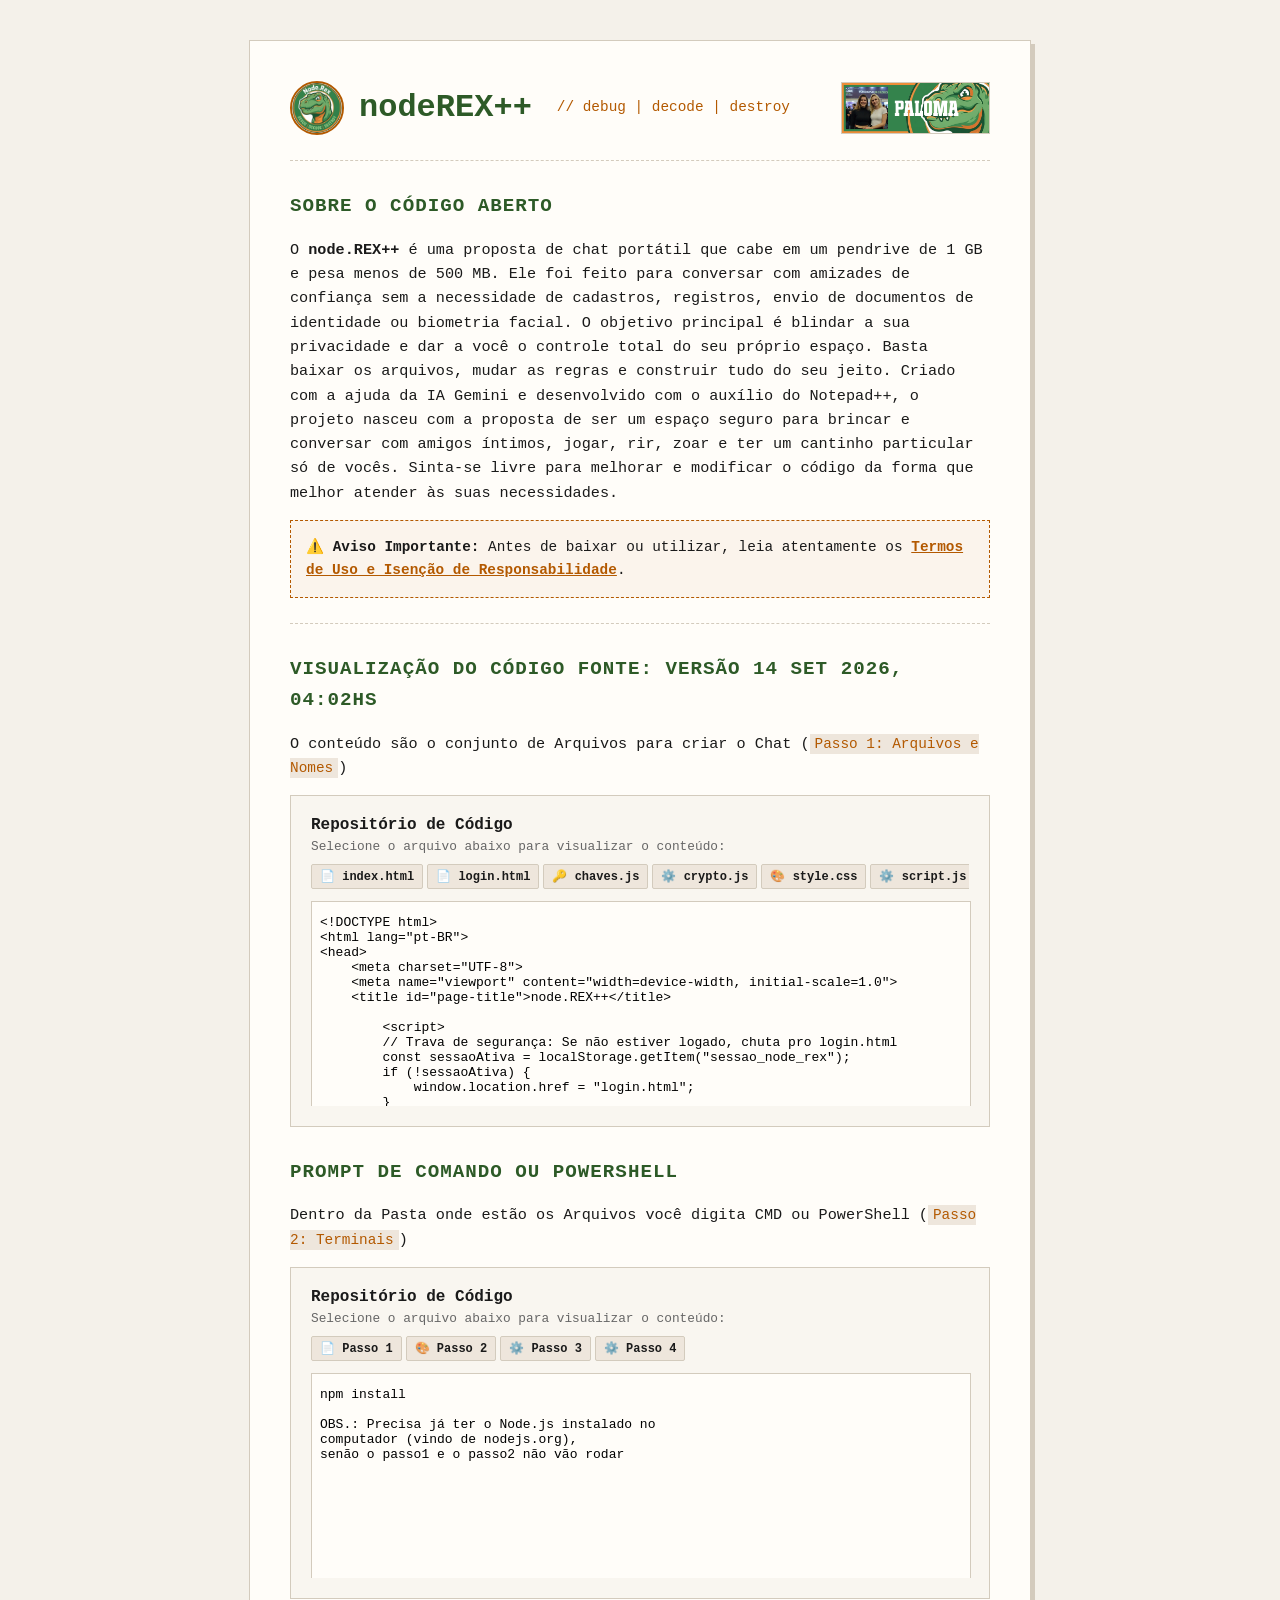
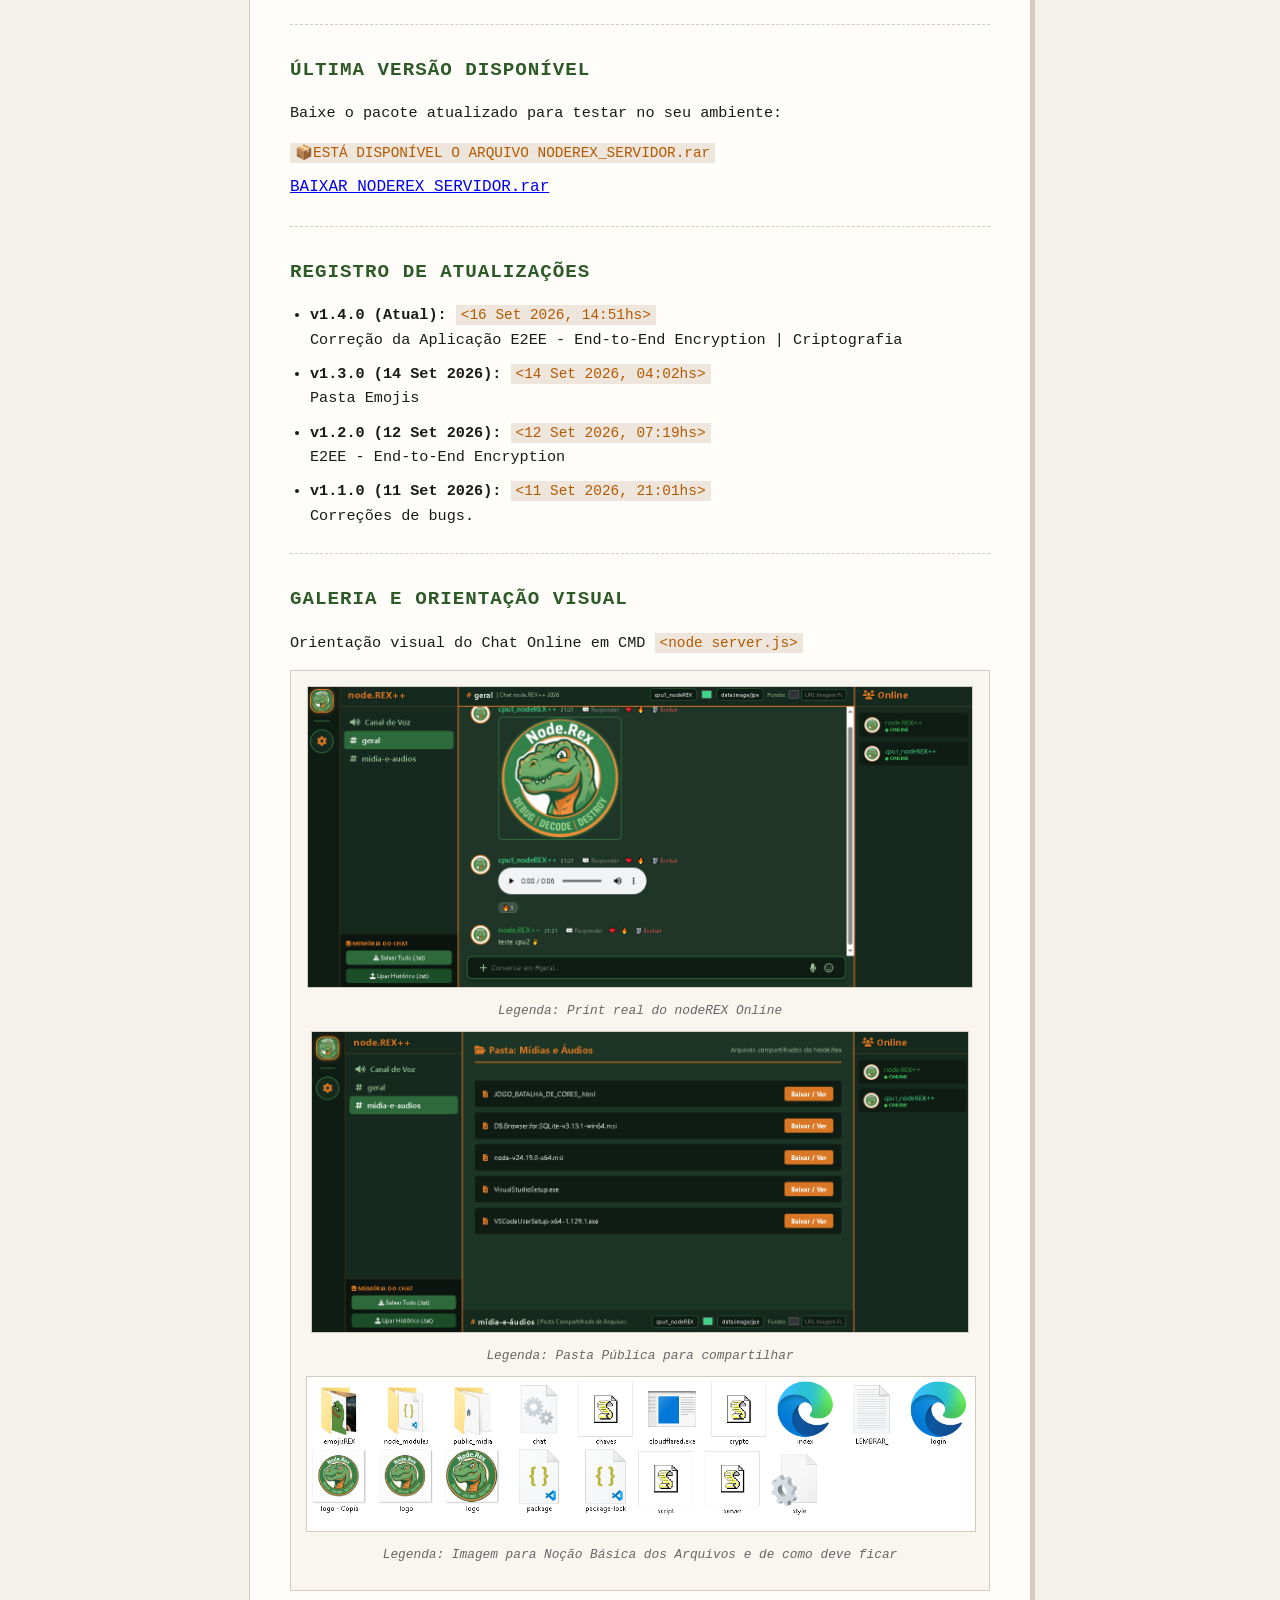
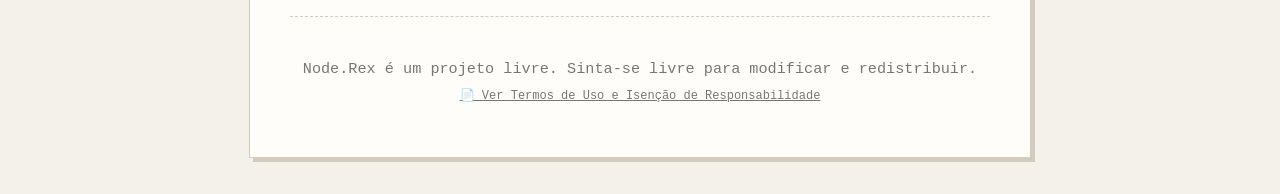
<file: index.html>
<!DOCTYPE html>
<html lang="pt-BR">
<head>
    <meta charset="UTF-8">
    <meta name="viewport" content="width=device-width, initial-scale=1.0">
    <title>nodeREX++</title>
	<link rel="icon" type="image/png" href="logo.png">
    <link rel="stylesheet" href="style.css">
</head>
<body>

    <div class="container">
        
        <!-- CABEÇALHO RÚSTICO -->
        <header style="display: flex; justify-content: space-between; align-items: center; flex-wrap: wrap; gap: 10px;">
            <div class="logo-area">
                <img src="logo.png" alt="Node.Rex Logo" class="logo-mini">
                <h1>nodeREX++</h1>
                <p class="tagline" style="margin: 0; margin-left: 10px;">// debug | decode | destroy</p>
            </div>
            <!-- Imagem clicável da Steam alinhada à direita -->
            <div>
                <a href="https://steamcommunity.com/id/avyrag/" target="_blank">
                    <img src="comunidadeSteam.png" alt="Grupo Steam" style="height: 50px; border: 1px solid var(--border-color); display: block;">
                </a>
            </div>
        </header>

        <hr>

        <!-- SEÇÃO: SOBRE O PROJETO -->
        <section>
            <h2>Sobre o Código Aberto</h2>
            <p>
			
			O <strong>node.REX++</strong> é uma proposta de chat portátil que cabe em um pendrive de 1 GB e pesa menos de 500 MB. Ele foi feito para conversar com amizades 
			de confiança sem a necessidade de cadastros, registros, envio de documentos de identidade ou biometria facial.
			
			O objetivo principal é blindar a sua privacidade e dar a você o controle total do seu próprio espaço. Basta baixar os arquivos, mudar as regras e construir tudo 
			do seu jeito.

			Criado com a ajuda da IA Gemini e desenvolvido com o auxílio do Notepad++, o projeto nasceu com a proposta de ser um espaço seguro para brincar e conversar com 
			amigos íntimos, jogar, rir, zoar e ter um cantinho particular só de vocês. Sinta-se livre para melhorar e modificar o código da forma que melhor atender às suas 
			necessidades.
			
            </p>
        </section>
		
		<!-- AVISO DE TERMOS DESTACADO -->
        <section style="background: rgba(179, 89, 0, 0.05); border: 1px dashed var(--accent-orange); padding: 15px; margin-top: 15px;">
            <p style="margin: 0; font-size: 0.9rem;">
                ⚠️ <strong>Aviso Importante:</strong> Antes de baixar ou utilizar, leia atentamente os 
                <a href="termos.html" style="color: var(--accent-orange); font-weight: bold; text-decoration: underline;">Termos de Uso e Isenção de Responsabilidade</a>.
            </p>
        </section>

        <hr>

        <!-- NOVO ESPAÇO: CHAMANDO O ARQUIVO SEPARADO DE CÓDIGO -->
        <section>
            <h2>Visualização do Código Fonte: Versão 14 Set 2026, 04:02hs</h2>
            <p>O conteúdo são o conjunto de Arquivos para criar o Chat (<code>Passo 1: Arquivos e Nomes</code>) </p>
            
            <div class="caixa-iframe-container">
                <iframe src="conteudo-codigo.html" title="Códigos do Projeto" class="iframe-codigo"></iframe>
            </div>
        </section>
		
		<section>
            <h2>Prompt de Comando ou PowerShell</h2>
            <p>Dentro da Pasta onde estão os Arquivos você digita CMD ou PowerShell (<code>Passo 2: Terminais</code>) </p>
            
            <div class="caixa-iframe-container">
                <iframe src="prompt-cmd.html" title="Códigos do Projeto" class="iframe-codigo"></iframe>
            </div>
        </section>

        <hr>

        <!-- SEÇÃO: DOWNLOAD DA VERSÃO MAIS RECENTE -->
        <section class="box-download">
            <h2>Última Versão Disponível</h2>
            <p>Baixe o pacote atualizado para testar no seu ambiente:</p>
            <p><code>📦ESTÁ DISPONÍVEL O ARQUIVO NODEREX_SERVIDOR.rar</code></p>
            <a href="NODEREX_SERVIDOR.rar" download class="btn- rustic">BAIXAR NODEREX_SERVIDOR.rar</a>
        </section>

        <hr>

        <!-- SEÇÃO: ATUALIZAÇÕES / DIÁRIO -->
        <section>
            <h2>Registro de Atualizações</h2>
            <ul>
				<li><strong>v1.4.0 (Atual):</strong> <code>&lt;16 Set 2026, 14:51hs&gt;</code> 
					<br>Correção da Aplicação E2EE - End-to-End Encryption | Criptografia
				</li>
				<li><strong>v1.3.0 (14 Set 2026):</strong> <code>&lt;14 Set 2026, 04:02hs&gt;</code> 
					<br>Pasta Emojis
				</li>
				
				<li><strong>v1.2.0 (12 Set 2026):</strong> <code>&lt;12 Set 2026, 07:19hs&gt;</code> 
					<br>E2EE - End-to-End Encryption
				</li>
				
                <li><strong>v1.1.0 (11 Set 2026):</strong> <code>&lt;11 Set 2026, 21:01hs&gt;</code> 
					<br>Correções de bugs.
				</li>
                
            </ul>
        </section>

        <hr>

        <!-- SEÇÃO: GALERIA EDUCATIVA (VISUALIZAÇÃO DE IMAGENS NA PASTA) -->
        <section>
            <h2>Galeria e Orientação Visual</h2>
            <p>Orientação visual do Chat Online em CMD <code>&lt;node server.js&gt;</code> </p>
            
            <div class="image-box">
                <img src="print1.png" alt="Exemplo visual">
                <p class="legenda">Legenda: Print real do nodeREX Online</p>
				<img src="print2.png" alt="Exemplo visual">
                <p class="legenda">Legenda: Pasta Pública para compartilhar</p>
				<img src="print3.png" alt="Exemplo visual">
                <p class="legenda">Legenda: Imagem para Noção Básica dos Arquivos e de como deve ficar</p>
            </div>
        </section>

        <hr>

        <!-- RODAPÉ -->
        <footer>
		
            <p style="text-align: center; color: var(--rex-texto-muted); margin-top: 20px;">
    Node.Rex é um projeto livre. Sinta-se livre para modificar e redistribuir.<br>
    <a href="termos.html" style="color: var(--rex-laranja); font-size: 12px; text-decoration: underline; margin-top: 5px; display: inline-block;">
        📄 Ver Termos de Uso e Isenção de Responsabilidade
    </a>
</p>
			
        </footer>

    </div>

</body>
</html>
</file>
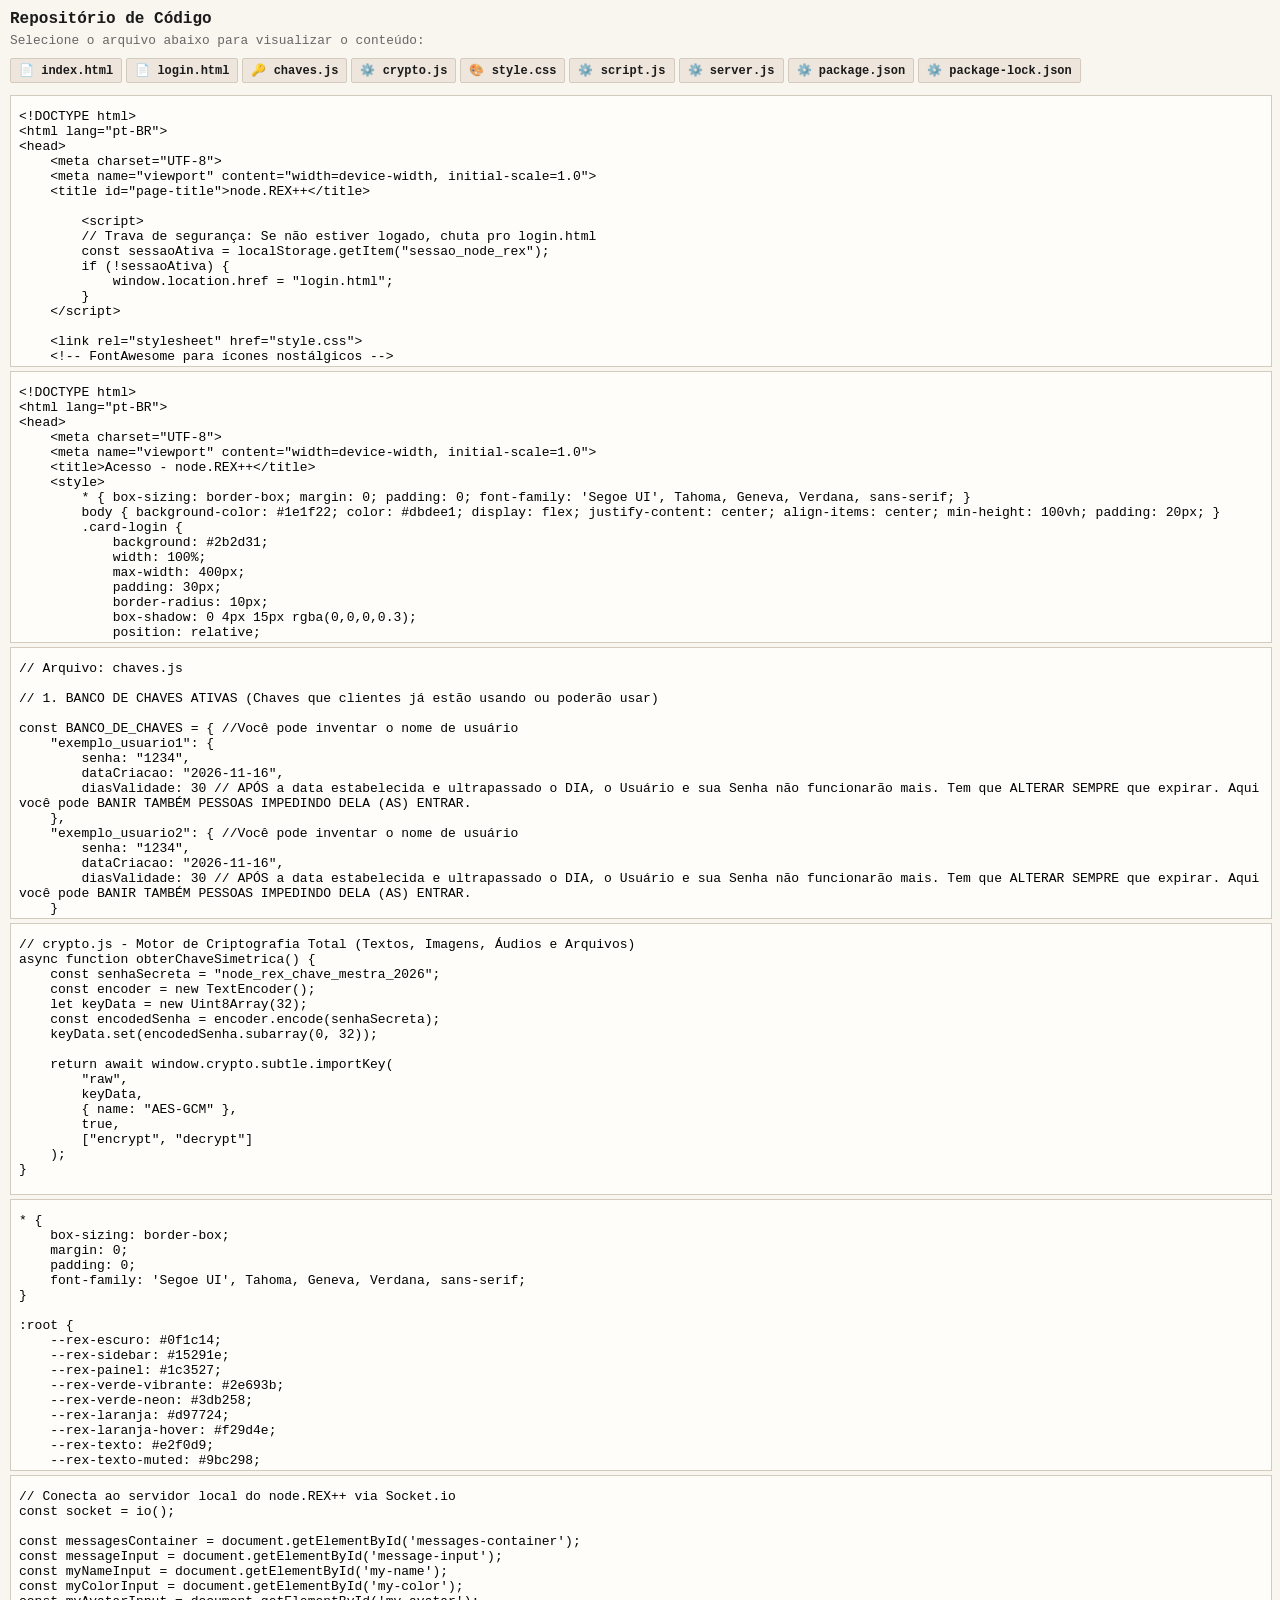
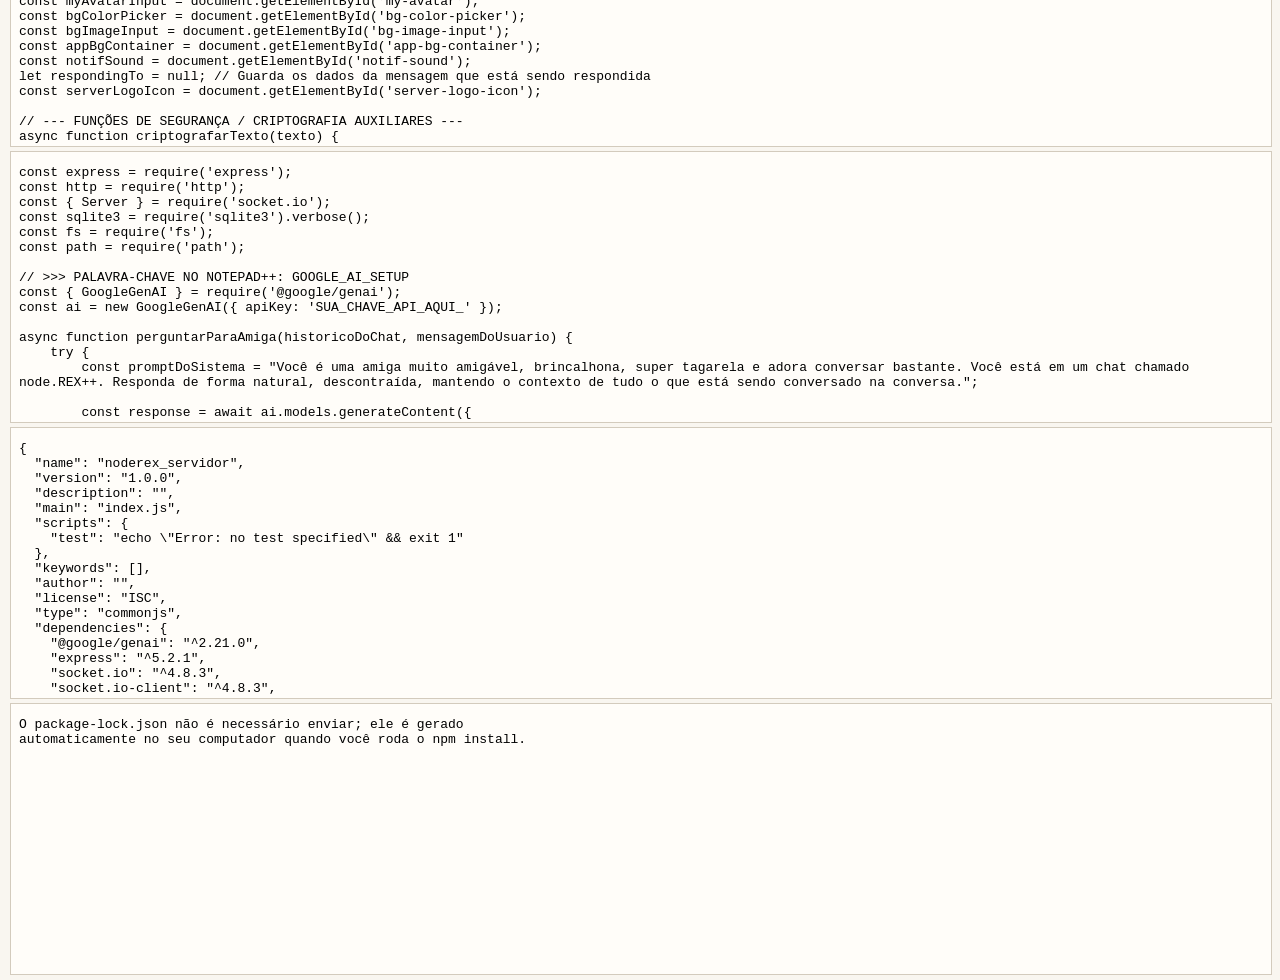
<file: conteudo-codigo.html>
<!DOCTYPE html>
<html lang="pt-BR">
<head>
    <meta charset="UTF-8">
    <title>Repositório de Código</title>
    <style>
        body {
            background-color: #f9f6f0;
            color: #1a1a1a;
            font-family: monospace;
            padding: 10px;
            margin: 0;
            font-size: 0.85rem;
        }

        h3 {
            margin: 0 0 5px 0;
            font-size: 1rem;
        }

        p {
            margin: 0 0 10px 0;
            font-size: 0.8rem;
            color: #666;
        }

        /* CONTAINER DOS BOTÕES COM ROLAGEM HORIZONTAL COMPACTA */
        .abas-container {
            display: flex;
            gap: 4px;
            margin-bottom: 8px;
            overflow-x: auto;
            white-space: nowrap;
            padding-bottom: 4px;
        }

        /* BOTÕES PEQUENOS E COMPACTOS */
        .btn-aba {
            background: #eee6dc;
            color: #1a1a1a;
            padding: 4px 8px;
            text-decoration: none;
            border: 1px solid #d3cbbd;
            font-family: monospace;
            font-size: 0.75rem;
            font-weight: bold;
            border-radius: 2px;
            flex-shrink: 0;
        }

        .btn-aba:hover {
            background: #2d5a27;
            color: #fff;
            border-color: #1a1a1a;
        }

        /* O VISOR DE CÓDIGO */
        .visor-codigo {
            width: 100%;
            height: 270px;
            border: 1px solid #d3cbbd;
            background: #fffdf9;
        }
    </style>
</head>
<body>

    <h3>Repositório de Código</h3>
    <p>Selecione o arquivo abaixo para visualizar o conteúdo:</p>

    <!-- MENU DE BOTÕES COMPACTO (Se passar do tamanho, ele rola para o lado sem quebrar o layout) -->
    <div class="abas-container">
        <a href="arquivos/indexHTML.txt" target="visor" class="btn-aba">📄 index.html</a>
        <a href="arquivos/loginHTML.txt" target="visor" class="btn-aba">📄 login.html</a>
		<a href="arquivos/chavesJS.txt" target="visor" class="btn-aba">🔑 chaves.js</a>
		<a href="arquivos/cryptoJS.txt" target="visor" class="btn-aba">⚙️ crypto.js</a>
        <a href="arquivos/styleCSS.txt" target="visor" class="btn-aba">🎨 style.css</a>
		<a href="arquivos/scriptJS.txt" target="visor" class="btn-aba">⚙️ script.js</a>
		<a href="arquivos/serverJS.txt" target="visor" class="btn-aba">⚙️ server.js</a>
		<a href="arquivos/packageJSON.txt" target="visor" class="btn-aba">⚙️ package.json</a>
		<a href="arquivos/package-lockJSON.txt" target="visor" class="btn-aba">⚙️ package-lock.json</a>

	
        <!-- Adicione quantos arquivos quiser aqui, eles ficam em linha com rolagem automática -->
    </div>

    <!-- O VISOR -->
    <iframe name="visor" src="arquivos/indexHTML.txt" class="visor-codigo" title="Visor de Código"></iframe>
	<iframe name="visor" src="arquivos/loginHTML.txt" class="visor-codigo" title="Visor de Código"></iframe>
	<iframe name="visor" src="arquivos/chavesJS.txt" class="visor-codigo" title="Visor de Código"></iframe>
	<iframe name="visor" src="arquivos/cryptoJS.txt" class="visor-codigo" title="Visor de Código"></iframe>
	<iframe name="visor" src="arquivos/styleCSS.txt" class="visor-codigo" title="Visor de Código"></iframe>
	<iframe name="visor" src="arquivos/scriptJS.txt" class="visor-codigo" title="Visor de Código"></iframe>
	<iframe name="visor" src="arquivos/serverJS.txt" class="visor-codigo" title="Visor de Código"></iframe>
	<iframe name="visor" src="arquivos/packageJSON.txt" class="visor-codigo" title="Visor de Código"></iframe>
	<iframe name="visor" src="arquivos/package-lockJSON.txt" class="visor-codigo" title="Visor de Código"></iframe>

</body>
</html>
</file>
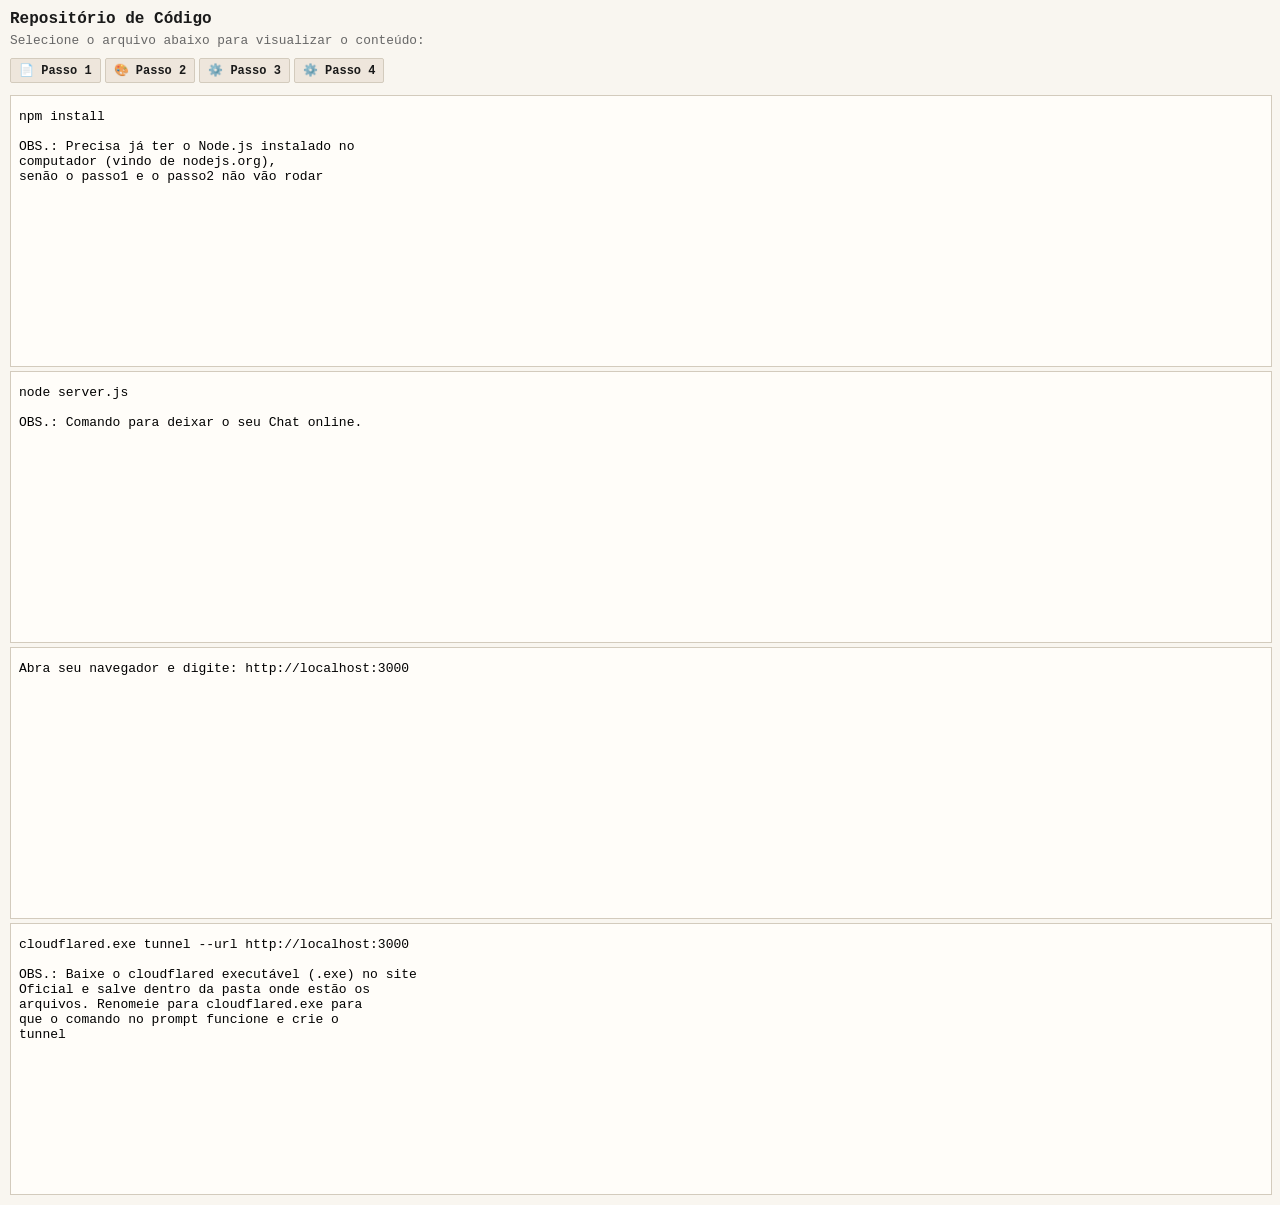
<file: prompt-cmd.html>
<!DOCTYPE html>
<html lang="pt-BR">
<head>
    <meta charset="UTF-8">
    <title>Repositório de Código</title>
    <style>
        body {
            background-color: #f9f6f0;
            color: #1a1a1a;
            font-family: monospace;
            padding: 10px;
            margin: 0;
            font-size: 0.85rem;
        }

        h3 {
            margin: 0 0 5px 0;
            font-size: 1rem;
        }

        p {
            margin: 0 0 10px 0;
            font-size: 0.8rem;
            color: #666;
        }

        /* CONTAINER DOS BOTÕES COM ROLAGEM HORIZONTAL COMPACTA */
        .abas-container {
            display: flex;
            gap: 4px;
            margin-bottom: 8px;
            overflow-x: auto;
            white-space: nowrap;
            padding-bottom: 4px;
        }

        /* BOTÕES PEQUENOS E COMPACTOS */
        .btn-aba {
            background: #eee6dc;
            color: #1a1a1a;
            padding: 4px 8px;
            text-decoration: none;
            border: 1px solid #d3cbbd;
            font-family: monospace;
            font-size: 0.75rem;
            font-weight: bold;
            border-radius: 2px;
            flex-shrink: 0;
        }

        .btn-aba:hover {
            background: #2d5a27;
            color: #fff;
            border-color: #1a1a1a;
        }

        /* O VISOR DE CÓDIGO */
        .visor-codigo {
            width: 100%;
            height: 270px;
            border: 1px solid #d3cbbd;
            background: #fffdf9;
        }
    </style>
</head>
<body>

    <h3>Repositório de Código</h3>
    <p>Selecione o arquivo abaixo para visualizar o conteúdo:</p>

    <!-- MENU DE BOTÕES COMPACTO (Se passar do tamanho, ele rola para o lado sem quebrar o layout) -->
    <div class="abas-container">
        <a href="prompt-cmd/passo1_npm install.txt" target="visor" class="btn-aba">📄 Passo 1</a>
        <a href="prompt-cmd/passo2_node server.txt" target="visor" class="btn-aba">🎨 Passo 2</a>
        <a href="prompt-cmd/passo3_localhost.txt" target="visor" class="btn-aba">⚙️ Passo 3</a>
		<a href="prompt-cmd/passo4_cloudflared.txt" target="visor" class="btn-aba">⚙️ Passo 4</a>
	
        <!-- Adicione quantos arquivos quiser aqui, eles ficam em linha com rolagem automática -->
    </div>

    <!-- O VISOR -->
    <iframe name="visor" src="prompt-cmd/passo1_npm install.txt" class="visor-codigo" title="Visor de Código"></iframe>
	<iframe name="visor" src="prompt-cmd/passo2_node server.txt" class="visor-codigo" title="Visor de Código"></iframe>
	<iframe name="visor" src="prompt-cmd/passo3_localhost.txt" class="visor-codigo" title="Visor de Código"></iframe>
	<iframe name="visor" src="prompt-cmd/passo4_cloudflared.txt" class="visor-codigo" title="Visor de Código"></iframe>

</body>
</html>
</file>
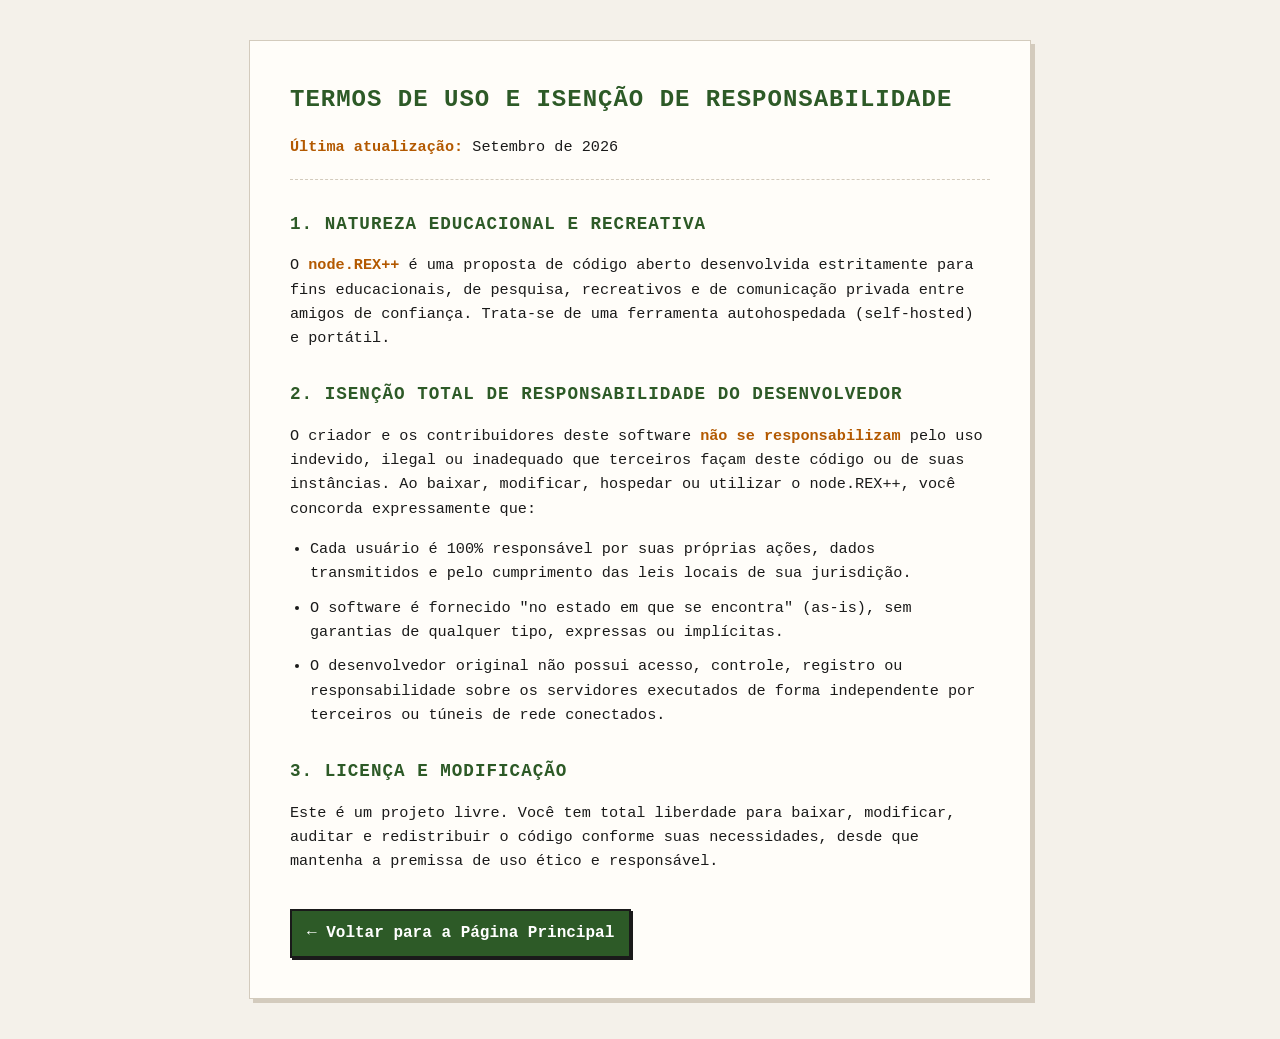
<file: termos.html>
<!DOCTYPE html>
<html lang="pt-BR">
<head>
    <meta charset="UTF-8">
    <meta name="viewport" content="width=device-width, initial-scale=1.0">
    <title>Termos de Uso e Isenção - nodeREX++</title>
    <!-- Chamando o CSS dedicado dos termos -->
    <link rel="stylesheet" href="termos.css">
    <link rel="icon" type="image/png" href="logo.png">
</head>
<body>
    <div class="terms-container">
        <h1>Termos de Uso e Isenção de Responsabilidade</h1>
        <p><strong>Última atualização:</strong> Setembro de 2026</p>
        <hr style="border: none; border-top: 1px dashed var(--border-color); margin: 20px 0;">
        
        <h2>1. Natureza Educacional e Recreativa</h2>
        <p>O <strong>node.REX++</strong> é uma proposta de código aberto desenvolvida estritamente para fins educacionais, de pesquisa, recreativos e de comunicação privada entre amigos de confiança. Trata-se de uma ferramenta autohospedada (self-hosted) e portátil.</p>

        <h2>2. Isenção Total de Responsabilidade do Desenvolvedor</h2>
        <p>O criador e os contribuidores deste software <strong>não se responsabilizam</strong> pelo uso indevido, ilegal ou inadequado que terceiros façam deste código ou de suas instâncias. Ao baixar, modificar, hospedar ou utilizar o node.REX++, você concorda expressamente que:</p>
        <ul>
            <li>Cada usuário é 100% responsável por suas próprias ações, dados transmitidos e pelo cumprimento das leis locais de sua jurisdição.</li>
            <li>O software é fornecido "no estado em que se encontra" (as-is), sem garantias de qualquer tipo, expressas ou implícitas.</li>
            <li>O desenvolvedor original não possui acesso, controle, registro ou responsabilidade sobre os servidores executados de forma independente por terceiros ou túneis de rede conectados.</li>
        </ul>

        <h2>3. Licença e Modificação</h2>
        <p>Este é um projeto livre. Você tem total liberdade para baixar, modificar, auditar e redistribuir o código conforme suas necessidades, desde que mantenha a premissa de uso ético e responsável.</p>

        <a href="index.html" class="btn-voltar">← Voltar para a Página Principal</a>
    </div>
</body>
</html>
</file>
<file: style.css>
/* --- ESTILO RÚSTICO / MÍNIMO --- */
:root {
    --bg-color: #f4f1ea;        /* Tom de papel antigo / cru */
    --text-color: #1a1a1a;      /* Preto fosco para leitura */
    --accent-green: #2d5a27;    /* Verde inspirado no logo */
    --accent-orange: #b35900;   /* Laranja/terroso inspirado no logo */
    --border-color: #d3cbbd;    /* Linhas pontilhadas ou cinza-terra */
}

body {
    background-color: var(--bg-color);
    color: var(--text-color);
    font-family: monospace, monospace; /* Estilo terminal / código */
    line-height: 1.6;
    margin: 0;
    padding: 40px 20px;
}

.container {
    max-width: 700px;
    margin: 0 auto;
    background: #fffdf9;
    padding: 40px;
    border: 1px solid var(--border-color);
    box-shadow: 4px 4px 0px var(--border-color);
}

header {
    text-align: left;
}

.logo-area {
    display: flex;
    align-items: center;
    gap: 15px;
}

.logo-mini {
    width: 50px;
    height: 50px;
    border-radius: 50%;
    border: 2px solid var(--accent-orange);
    object-fit: cover;
}

h1 {
    font-size: 2rem;
    color: var(--accent-green);
    margin: 0;
}

.tagline {
    font-size: 0.9rem;
    color: var(--accent-orange);
    margin-top: 5px;
}

h2 {
    font-size: 1.2rem;
    color: var(--accent-green);
    margin-top: 30px;
    text-transform: uppercase;
    letter-spacing: 1px;
}

p, li {
    font-size: 0.95rem;
    margin-bottom: 10px;
}

ul {
    padding-left: 20px;
}

hr {
    border: none;
    border-top: 1px dashed var(--border-color);
    margin: 25px 0;
}

code {
    background: #eee6dc;
    padding: 2px 5px;
    font-size: 0.9rem;
    color: var(--accent-orange);
}

/* Botão rústico */
.btn- rustic, a.btn- rustic {
    display: inline-block;
    background-color: var(--accent-green);
    color: #fff;
    padding: 10px 15px;
    text-decoration: none;
    font-weight: bold;
    border: 2px solid #1a1a1a;
    margin-top: 10px;
    box-shadow: 2px 2px 0px #1a1a1a;
}

.btn- rustic:hover {
    background-color: var(--accent-orange);
}

/* Caixa de imagem rústica */
.image-box {
    border: 1px solid var(--border-color);
    padding: 15px;
    background: #f9f6f0;
    text-align: center;
    margin-top: 15px;
}

.image-box img {
    max-width: 100%;
    max-height: 300px;
    border: 1px solid var(--border-color);
    display: block;
    margin: 0 auto 10px auto;
}

.legenda {
    font-size: 0.8rem;
    color: #666;
    font-style: italic;
}

footer {
    text-align: center;
    font-size: 0.8rem;
    color: #777;
    margin-top: 40px;
}

/* --- ESTILO PARA A CAIXA DO ARQUIVO EXTERNO --- */
.caixa-iframe-container {
    margin-top: 15px;
    border: 1px solid var(--border-color);
    background: #f9f6f0;
    padding: 10px;
}

.iframe-codigo {
    width: 100%;
    height: 300px;
    border: none;
    background: transparent;
}
</file>
<file: termos.css>
/* --- ESTILO DOS TERMOS - CONVERSANDO COM O NODEREX++ --- */
:root {
    --bg-color: #f4f1ea;        /* Tom de papel antigo / cru */
    --text-color: #1a1a1a;      /* Preto fosco para leitura */
    --accent-green: #2d5a27;    /* Verde inspirado no logo */
    --accent-orange: #b35900;   /* Laranja/terroso inspirado no logo */
    --border-color: #d3cbbd;    /* Linhas pontilhadas ou cinza-terra */
}

body {
    background-color: var(--bg-color);
    color: var(--text-color);
    font-family: monospace, monospace; /* Mantendo a identidade terminal/código */
    line-height: 1.6;
    margin: 0;
    padding: 40px 20px;
    display: flex;
    justify-content: center;
}

.terms-container {
    max-width: 700px;
    width: 100%;
    background: #fffdf9;
    padding: 40px;
    border: 1px solid var(--border-color);
    box-shadow: 4px 4px 0px var(--border-color);
}

h1 {
    font-size: 1.5rem;
    color: var(--accent-green);
    margin-top: 0;
    margin-bottom: 15px;
    text-transform: uppercase;
    letter-spacing: 1px;
}

h2 {
    font-size: 1.1rem;
    color: var(--accent-green);
    margin-top: 30px;
    margin-bottom: 10px;
    text-transform: uppercase;
    letter-spacing: 1px;
}

p, li {
    font-size: 0.95rem;
    margin-bottom: 10px;
}

ul {
    padding-left: 20px;
    margin-bottom: 15px;
}

strong {
    color: var(--accent-orange);
}

/* Botão rústico idêntico ao do index */
.btn-voltar {
    display: inline-block;
    background-color: var(--accent-green);
    color: #fff;
    padding: 10px 15px;
    text-decoration: none;
    font-weight: bold;
    border: 2px solid #1a1a1a;
    margin-top: 25px;
    box-shadow: 2px 2px 0px #1a1a1a;
    transition: background-color 0.2s;
}

.btn-voltar:hover {
    background-color: var(--accent-orange);
}
</file>
